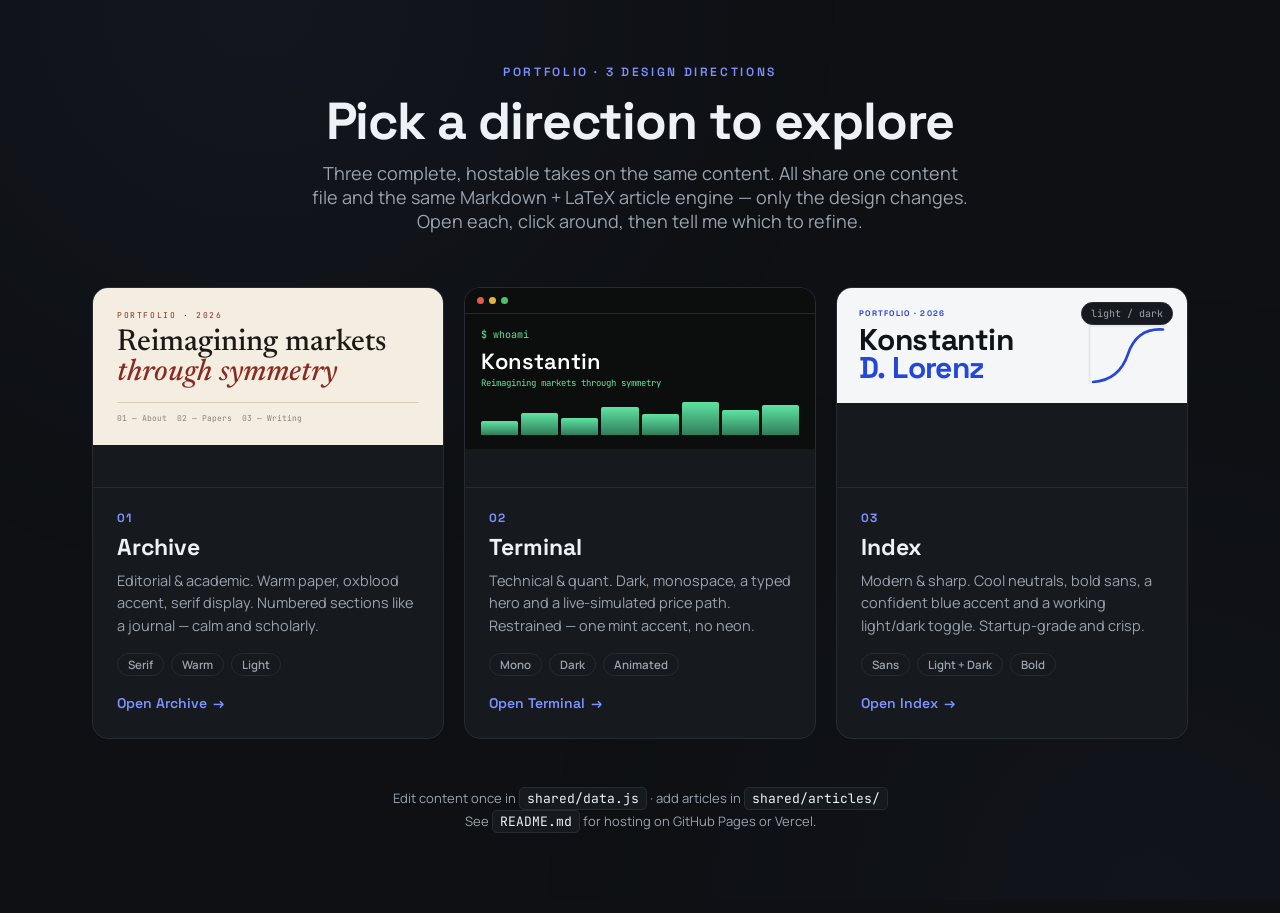
<file: index.html>
<!DOCTYPE html>
<html lang="en">
<head>
  <meta charset="UTF-8">
  <meta name="viewport" content="width=device-width, initial-scale=1.0">
  <title>Portfolio — Choose a direction</title>
  <link rel="preconnect" href="https://fonts.googleapis.com">
  <link rel="preconnect" href="https://fonts.gstatic.com" crossorigin>
  <link href="https://fonts.googleapis.com/css2?family=Space+Grotesk:wght@500;600;700&family=Newsreader:ital,opsz,wght@0,6..72,400;1,6..72,400;0,6..72,500&family=JetBrains+Mono:wght@400;500&family=Manrope:wght@400;500;600;700&display=swap" rel="stylesheet">
  <style>
    :root { --bg:#0e1013; --card:#16191e; --line:#262b32; --text:#eef1f5; --muted:#9aa3ae; --accent:#7d92ff; }
    * { box-sizing: border-box; }
    body { margin:0; background:var(--bg); color:var(--text); font-family:"Manrope",system-ui,sans-serif; -webkit-font-smoothing:antialiased; min-height:100vh; }
    body::before { content:""; position:fixed; inset:0; pointer-events:none; opacity:.5;
      background-image: radial-gradient(circle at 20% 0%, rgba(125,146,255,.10), transparent 45%), radial-gradient(circle at 90% 100%, rgba(125,146,255,.07), transparent 45%); }
    .wrap { position:relative; max-width:1160px; margin:0 auto; padding:64px 32px 80px; }
    header.top { text-align:center; margin-bottom:54px; }
    .kick { font-family:"Space Grotesk",sans-serif; font-size:12px; font-weight:600; letter-spacing:.22em; text-transform:uppercase; color:var(--accent); }
    h1 { font-family:"Space Grotesk",sans-serif; font-size:clamp(32px,5vw,52px); font-weight:700; letter-spacing:-.02em; margin:14px 0 12px; line-height:1.05; }
    header.top p { color:var(--muted); font-size:18px; max-width:60ch; margin:0 auto; }
    .grid { display:grid; grid-template-columns:repeat(3,1fr); gap:20px; }
    @media (max-width:900px){ .grid{ grid-template-columns:1fr; max-width:460px; margin:0 auto; } }
    .card { background:var(--card); border:1px solid var(--line); border-radius:16px; overflow:hidden; text-decoration:none; color:inherit; display:flex; flex-direction:column; transition:transform .2s, border-color .2s, box-shadow .2s; }
    .card:hover { transform:translateY(-4px); border-color:var(--accent); box-shadow:0 24px 50px -24px rgba(0,0,0,.7); }
    .thumb { height:200px; position:relative; overflow:hidden; border-bottom:1px solid var(--line); }
    .meta { padding:22px 24px 26px; }
    .meta .num { font-family:"Space Grotesk",sans-serif; font-size:12px; font-weight:700; letter-spacing:.1em; color:var(--accent); }
    .meta h2 { font-family:"Space Grotesk",sans-serif; font-size:23px; font-weight:700; margin:6px 0 8px; }
    .meta p { color:var(--muted); font-size:14.5px; margin:0 0 16px; line-height:1.55; }
    .tags { display:flex; gap:7px; flex-wrap:wrap; }
    .tags span { font-size:11.5px; font-weight:600; color:var(--muted); border:1px solid var(--line); padding:3px 10px; border-radius:100px; }
    .go { margin-top:18px; font-family:"Space Grotesk",sans-serif; font-size:14px; font-weight:600; color:var(--accent); display:flex; align-items:center; gap:6px; }
    .card:hover .go .arr { transform:translateX(4px); }
    .go .arr { transition:transform .2s; }

    /* ---- thumbnails (CSS-only mini previews) ---- */
    /* 1 Archive */
    .t-archive { background:#f4eee2; padding:22px 24px; font-family:"Newsreader",serif; }
    .t-archive .e { font-family:"JetBrains Mono",monospace; font-size:8px; letter-spacing:.2em; color:#8a2b22; }
    .t-archive .h { color:#1c1916; font-size:30px; line-height:1.0; margin-top:8px; font-weight:500; }
    .t-archive .h em { font-style:italic; color:#8a2b22; }
    .t-archive .r { height:1px; background:#d8cdb8; margin:14px 0 10px; }
    .t-archive .l { font-family:"JetBrains Mono",monospace; font-size:8px; color:#8c8273; }
    /* 2 Terminal */
    .t-term { background:#0b0e0d; padding:0; font-family:"JetBrains Mono",monospace; }
    .t-term .bar { display:flex; gap:5px; align-items:center; padding:9px 12px; border-bottom:1px solid #212a27; }
    .t-term .bar i { width:7px; height:7px; border-radius:50%; }
    .t-term .body { padding:14px 16px; }
    .t-term .p { color:#5fe3a1; font-size:10px; }
    .t-term .nm { font-family:"Space Grotesk",sans-serif; color:#fff; font-size:22px; font-weight:600; margin:6px 0 2px; }
    .t-term .ro { color:#5fe3a1; font-size:9px; }
    .t-term .spark { display:flex; align-items:flex-end; gap:3px; height:34px; margin-top:12px; }
    .t-term .spark b { flex:1; background:linear-gradient(#5fe3a1,#2f7d5b); border-radius:2px 2px 0 0; display:block; }
    /* 3 Index */
    .t-index { background:#f4f6f8; padding:20px 22px; font-family:"Manrope",sans-serif; position:relative; }
    .t-index .e { font-family:"Space Grotesk",sans-serif; font-size:8px; font-weight:700; letter-spacing:.16em; color:#2347d9; text-transform:uppercase; }
    .t-index .h { font-family:"Space Grotesk",sans-serif; color:#0f1419; font-size:30px; font-weight:700; line-height:.95; margin-top:8px; letter-spacing:-.02em; }
    .t-index .h .a { color:#2347d9; }
    .t-index svg { position:absolute; right:14px; bottom:14px; width:90px; height:70px; }
    .t-badge { position:absolute; top:14px; right:14px; background:#16191e; border:1px solid var(--line); color:var(--muted); font-family:"JetBrains Mono",monospace; font-size:10px; padding:4px 9px; border-radius:100px; z-index:2; }
    footer { text-align:center; color:var(--muted); font-size:13px; margin-top:48px; line-height:1.7; }
    footer code { font-family:"JetBrains Mono",monospace; color:var(--text); background:var(--card); padding:2px 7px; border-radius:5px; border:1px solid var(--line); }
  </style>
</head>
<body>
  <div class="wrap">
    <header class="top">
      <div class="kick">Portfolio · 3 design directions</div>
      <h1>Pick a direction to explore</h1>
      <p>Three complete, hostable takes on the same content. All share one content file and the same Markdown + LaTeX article engine — only the design changes. Open each, click around, then tell me which to refine.</p>
    </header>

    <div class="grid">
      <a class="card" href="direction-1-archive/index.html">
        <div class="thumb">
          <div class="t-archive">
            <div class="e">PORTFOLIO · 2026</div>
            <div class="h">Reimagining markets <em>through symmetry</em></div>
            <div class="r"></div>
            <div class="l">01 — About&nbsp;&nbsp;02 — Papers&nbsp;&nbsp;03 — Writing</div>
          </div>
        </div>
        <div class="meta">
          <div class="num">01</div>
          <h2>Archive</h2>
          <p>Editorial &amp; academic. Warm paper, oxblood accent, serif display. Numbered sections like a journal — calm and scholarly.</p>
          <div class="tags"><span>Serif</span><span>Warm</span><span>Light</span></div>
          <div class="go">Open Archive <span class="arr">→</span></div>
        </div>
      </a>

      <a class="card" href="direction-2-terminal/index.html">
        <div class="thumb">
          <div class="t-term">
            <div class="bar"><i style="background:#e05a4f"></i><i style="background:#e0b341"></i><i style="background:#4cc06a"></i></div>
            <div class="body">
              <div class="p">$ whoami</div>
              <div class="nm">Konstantin</div>
              <div class="ro">Reimagining markets through symmetry</div>
              <div class="spark"><b style="height:40%"></b><b style="height:65%"></b><b style="height:50%"></b><b style="height:80%"></b><b style="height:60%"></b><b style="height:95%"></b><b style="height:72%"></b><b style="height:88%"></b></div>
            </div>
          </div>
        </div>
        <div class="meta">
          <div class="num">02</div>
          <h2>Terminal</h2>
          <p>Technical &amp; quant. Dark, monospace, a typed hero and a live-simulated price path. Restrained — one mint accent, no neon.</p>
          <div class="tags"><span>Mono</span><span>Dark</span><span>Animated</span></div>
          <div class="go">Open Terminal <span class="arr">→</span></div>
        </div>
      </a>

      <a class="card" href="direction-3-index/index.html">
        <div class="thumb">
          <span class="t-badge">light / dark</span>
          <div class="t-index">
            <div class="e">PORTFOLIO · 2026</div>
            <div class="h">Konstantin<br><span class="a">D. Lorenz</span></div>
            <svg viewBox="0 0 100 80"><path d="M6 74 V8 H94" fill="none" stroke="#e4e8ec" stroke-width="2"/><path d="M10 72 Q40 70 50 40 T90 12" fill="none" stroke="#2347d9" stroke-width="3" stroke-linecap="round"/></svg>
          </div>
        </div>
        <div class="meta">
          <div class="num">03</div>
          <h2>Index</h2>
          <p>Modern &amp; sharp. Cool neutrals, bold sans, a confident blue accent and a working light/dark toggle. Startup-grade and crisp.</p>
          <div class="tags"><span>Sans</span><span>Light + Dark</span><span>Bold</span></div>
          <div class="go">Open Index <span class="arr">→</span></div>
        </div>
      </a>
    </div>

    <footer>
      Edit content once in <code>shared/data.js</code> · add articles in <code>shared/articles/</code><br>
      See <code>README.md</code> for hosting on GitHub Pages or Vercel.
    </footer>
  </div>
</body>
</html>
</file>
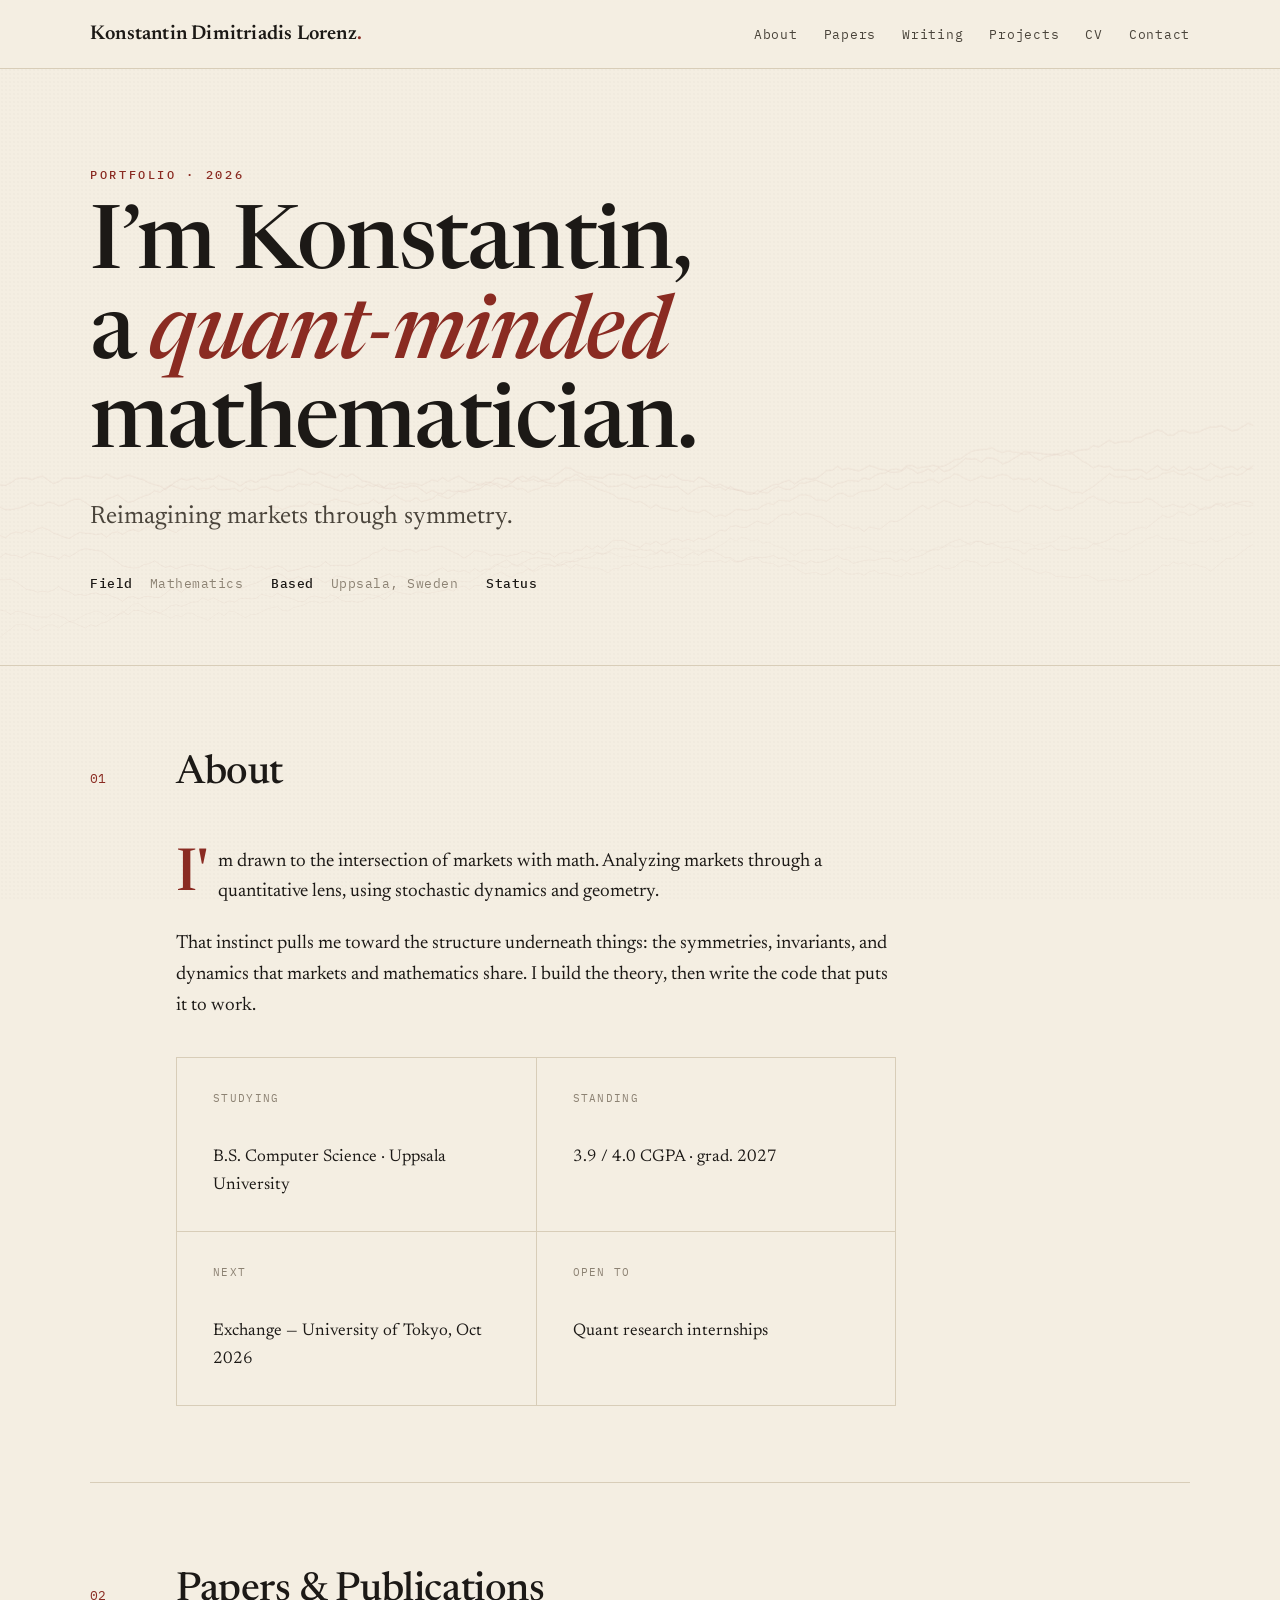
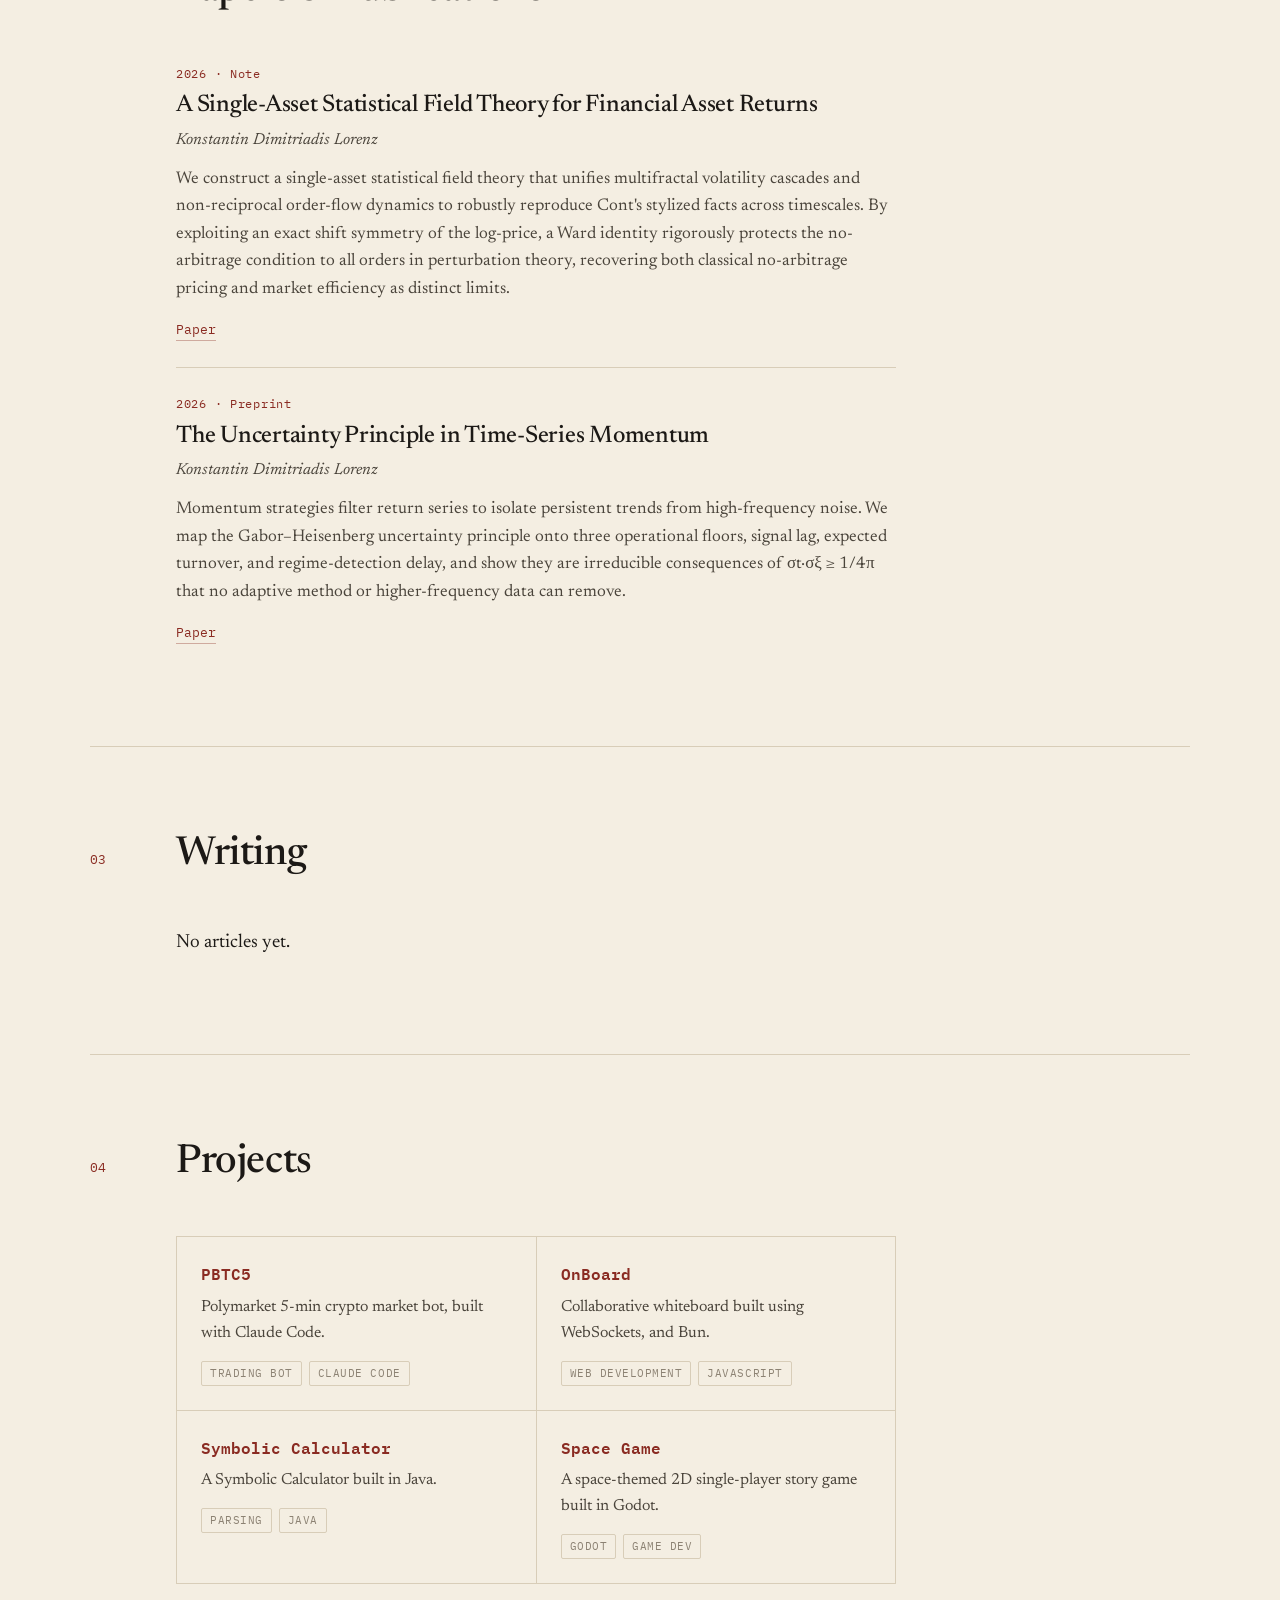
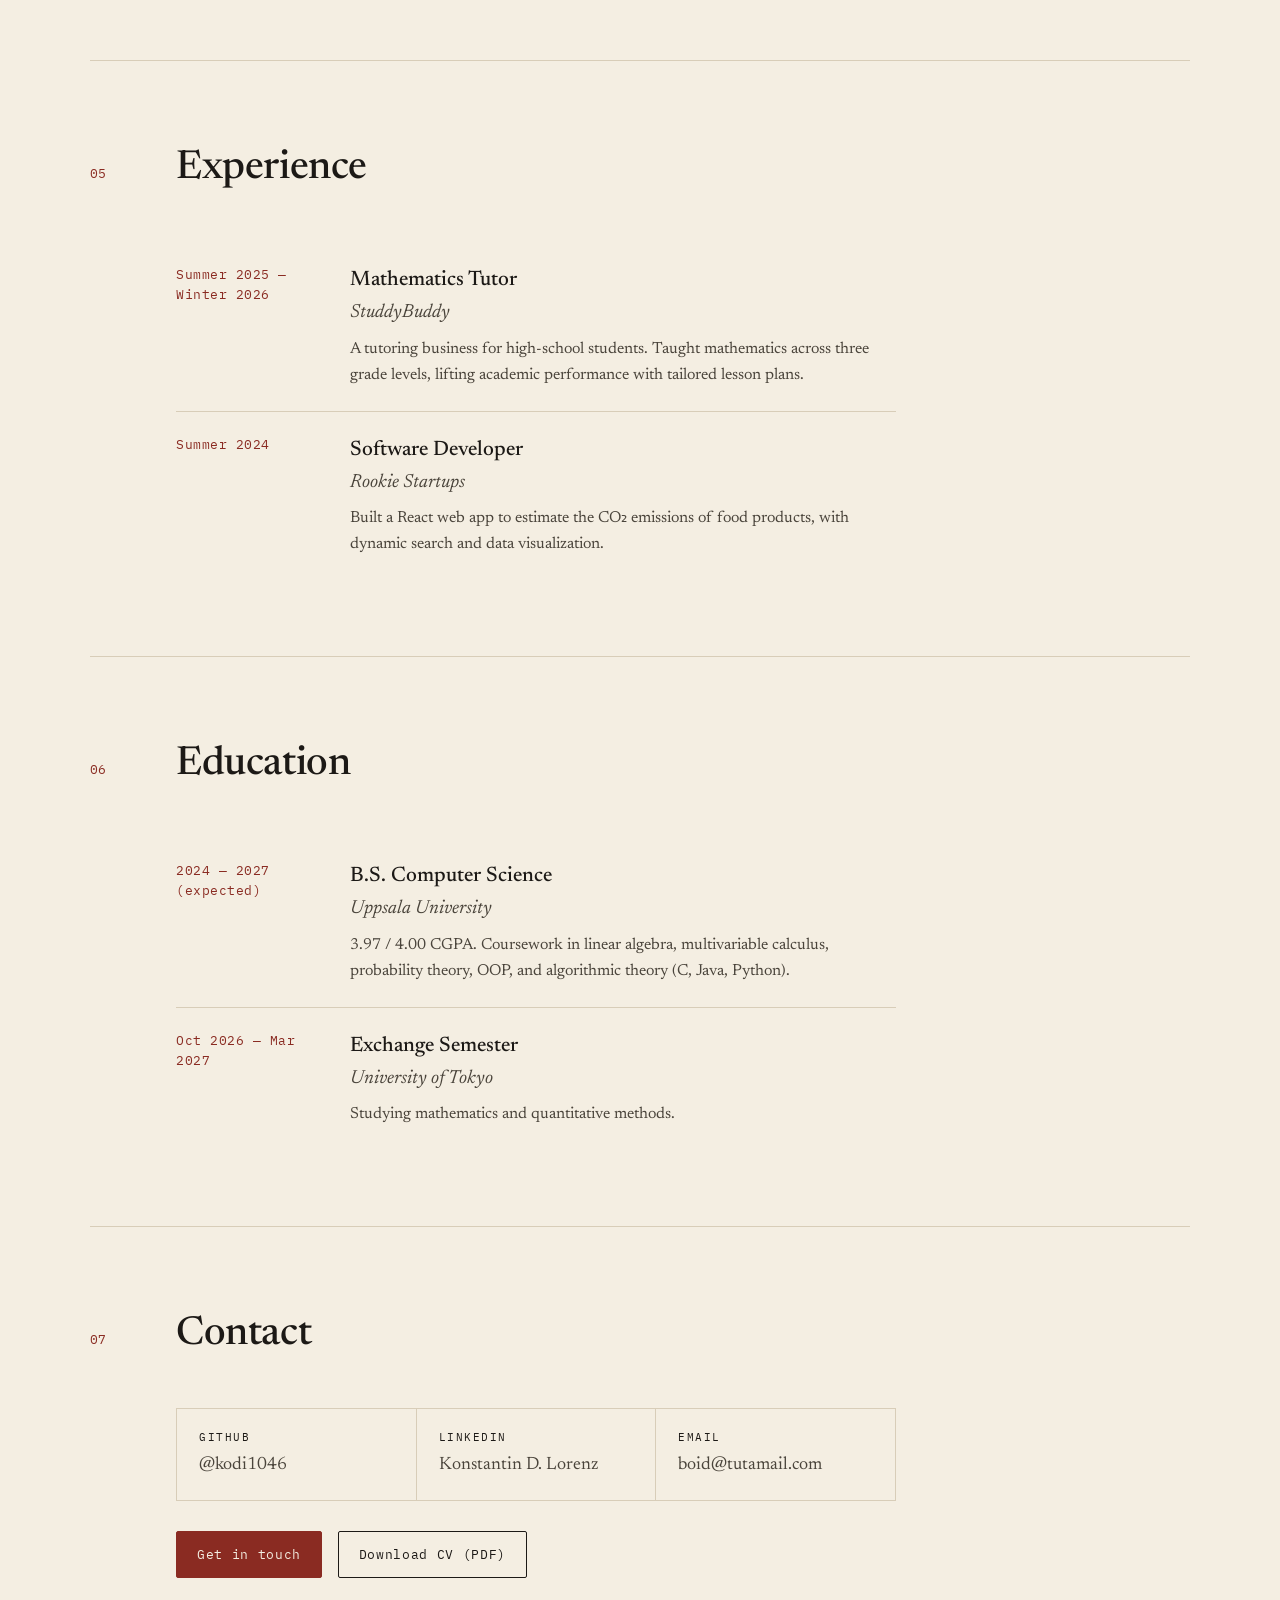
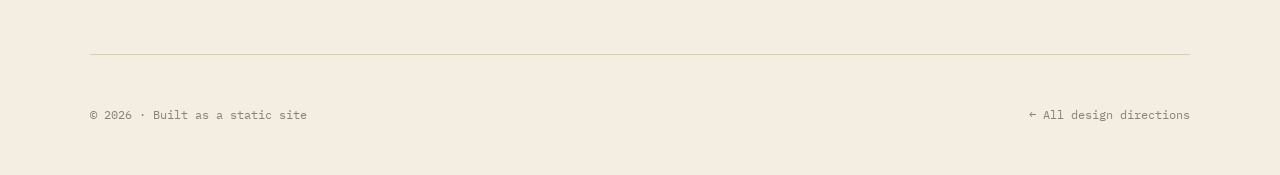
<file: direction-1-archive/index.html>
<!DOCTYPE html>
<html lang="en">
<head>
  <meta charset="UTF-8">
  <meta name="viewport" content="width=device-width, initial-scale=1.0">
  <title>Portfolio — Archive</title>
  <meta name="description" content="Mathematics, computer science & quantitative finance.">
  <link rel="preconnect" href="https://fonts.googleapis.com">
  <link rel="preconnect" href="https://fonts.gstatic.com" crossorigin>
  <link href="https://fonts.googleapis.com/css2?family=Newsreader:ital,opsz,wght@0,6..72,400;0,6..72,500;0,6..72,600;1,6..72,400;1,6..72,500&family=IBM+Plex+Mono:wght@400;500;600&display=swap" rel="stylesheet">
  <link rel="stylesheet" href="theme.css">
</head>
<body>
  <header class="bar">
    <div class="wrap">
      <a class="brand" id="brand" href="index.html">Name.</a>
      <nav class="top">
        <a href="#about">About</a>
        <a href="#papers">Papers</a>
        <a href="#articles">Writing</a>
        <a href="#projects">Projects</a>
        <a href="#cv">CV</a>
        <a class="cv" href="#contact">Contact</a>
      </nav>
    </div>
  </header>

  <main>
    <section class="hero">
      <canvas id="hero-canvas"></canvas>
      <div class="wrap">
        <div class="eyebrow">Portfolio · 2026</div>
        <h1 id="hero-name">Name</h1>
        <p class="lede" id="hero-lede"></p>
        <div class="meta" id="hero-meta"></div>
      </div>
    </section>

    <div class="wrap">
      <section class="block reveal" id="about">
        <div class="sec-head"><div class="sec-num">01</div><h2 class="sec-title">About</h2></div>
        <div class="sec-body" id="about-body"></div>
      </section>

      <section class="block reveal" id="papers">
        <div class="sec-head"><div class="sec-num">02</div><h2 class="sec-title">Papers &amp; Publications</h2></div>
        <div class="sec-body" id="papers-body"></div>
      </section>

      <section class="block reveal" id="articles">
        <div class="sec-head"><div class="sec-num">03</div><h2 class="sec-title">Writing</h2></div>
        <div class="sec-body" id="articles-body"></div>
      </section>

      <section class="block reveal" id="projects">
        <div class="sec-head"><div class="sec-num">04</div><h2 class="sec-title">Projects</h2></div>
        <div class="sec-body" id="projects-body"></div>
      </section>

      <section class="block reveal" id="cv">
        <div class="sec-head"><div class="sec-num">05</div><h2 class="sec-title">Experience</h2></div>
        <div class="sec-body" id="experience-body"></div>
      </section>

      <section class="block reveal" id="education">
        <div class="sec-head"><div class="sec-num">06</div><h2 class="sec-title">Education</h2></div>
        <div class="sec-body" id="education-body"></div>
      </section>

      <section class="block reveal" id="contact">
        <div class="sec-head"><div class="sec-num">07</div><h2 class="sec-title">Contact</h2></div>
        <div class="sec-body" id="contact-body"></div>
      </section>

      <footer>
        <span>© 2026 · Built as a static site</span>
        <span><a href="../index.html">← All design directions</a></span>
      </footer>
    </div>
  </main>

  <script src="../shared/data.js"></script>
  <script src="../shared/reader.js"></script>
  <script src="app.js"></script>
</body>
</html>
</file>
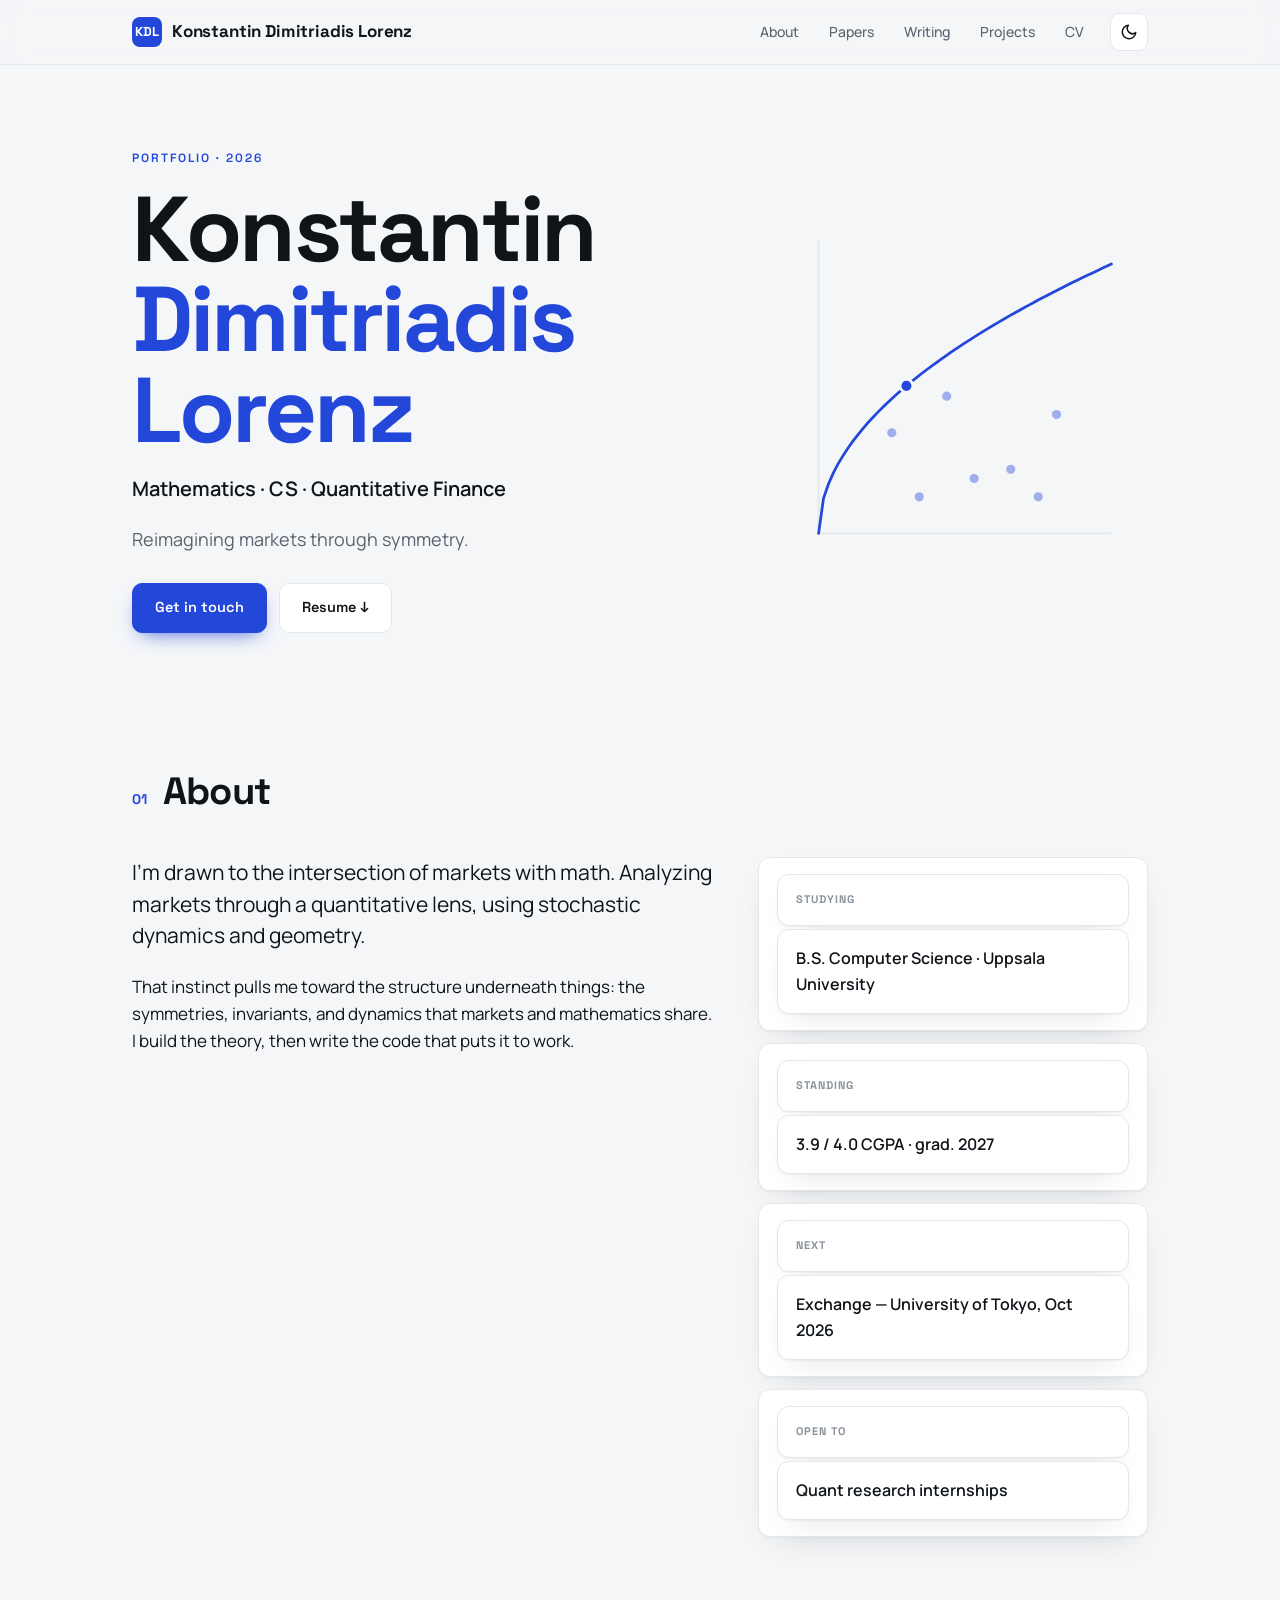
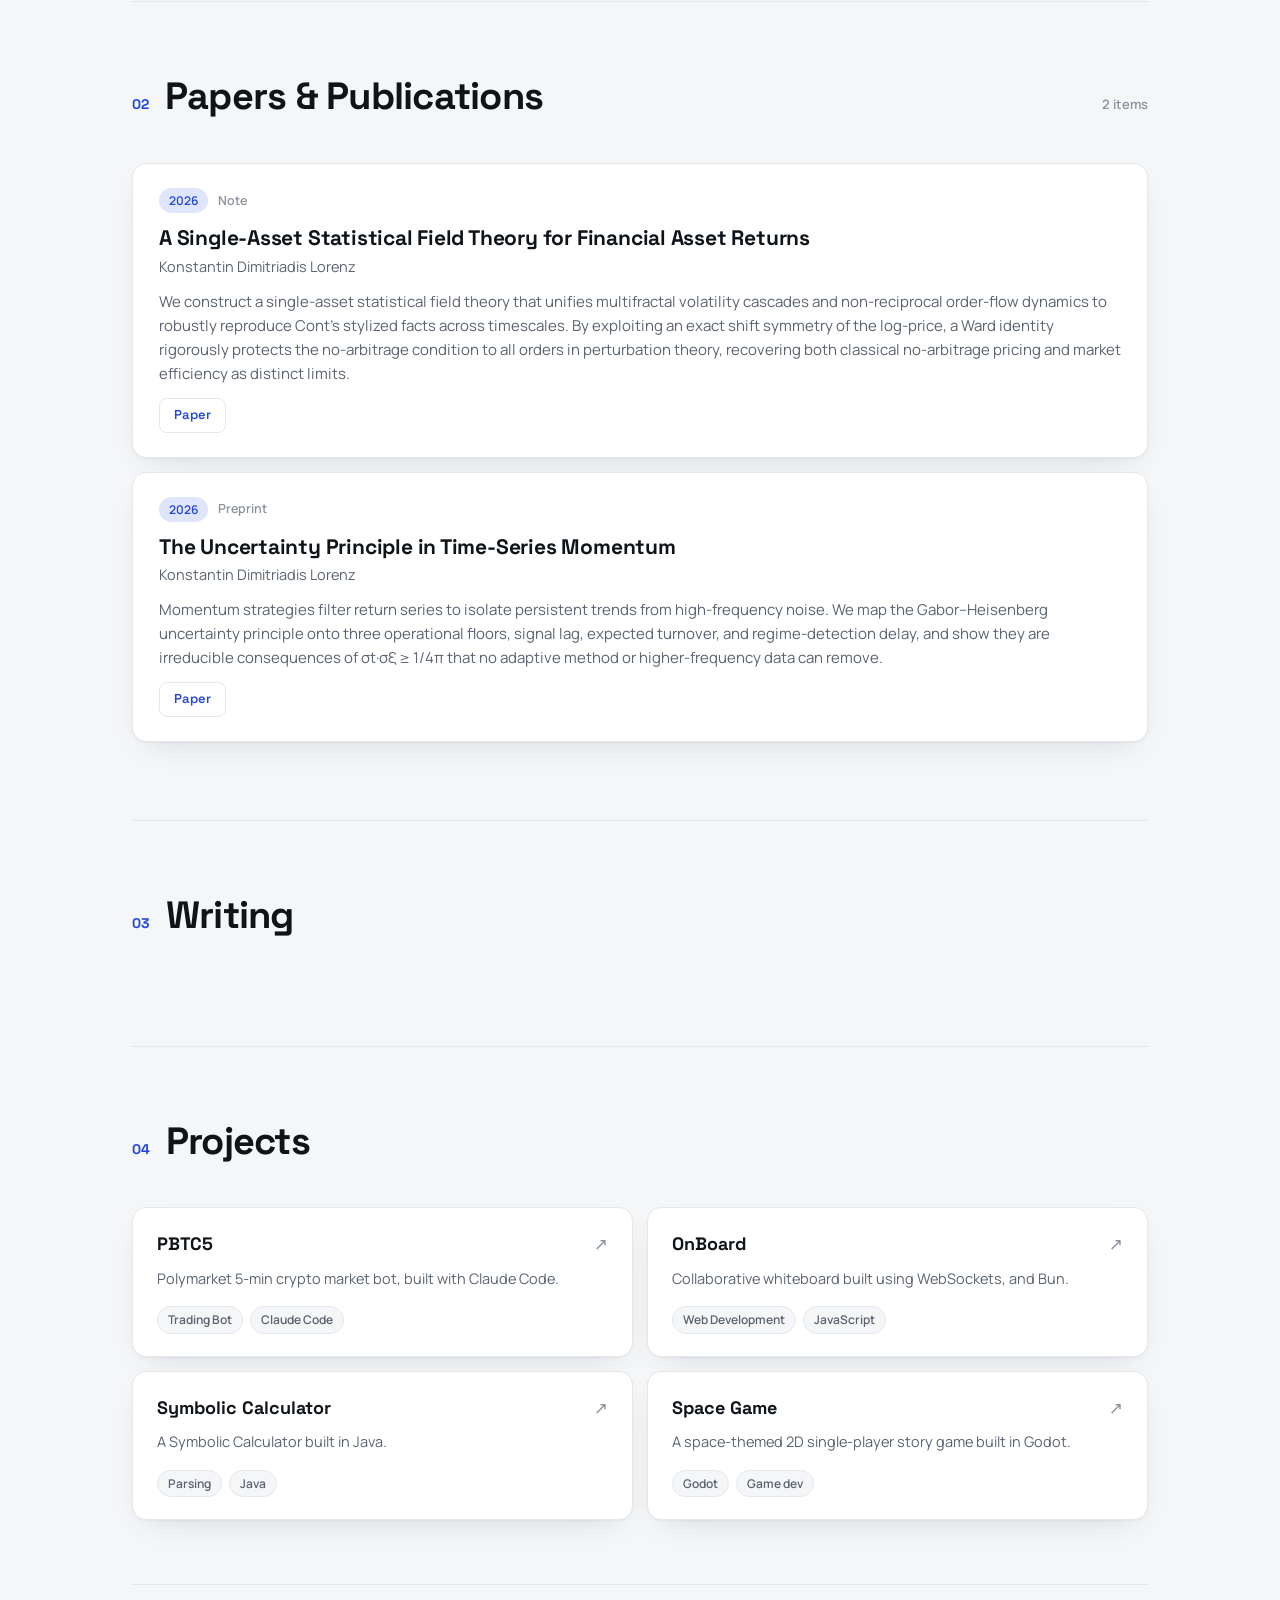
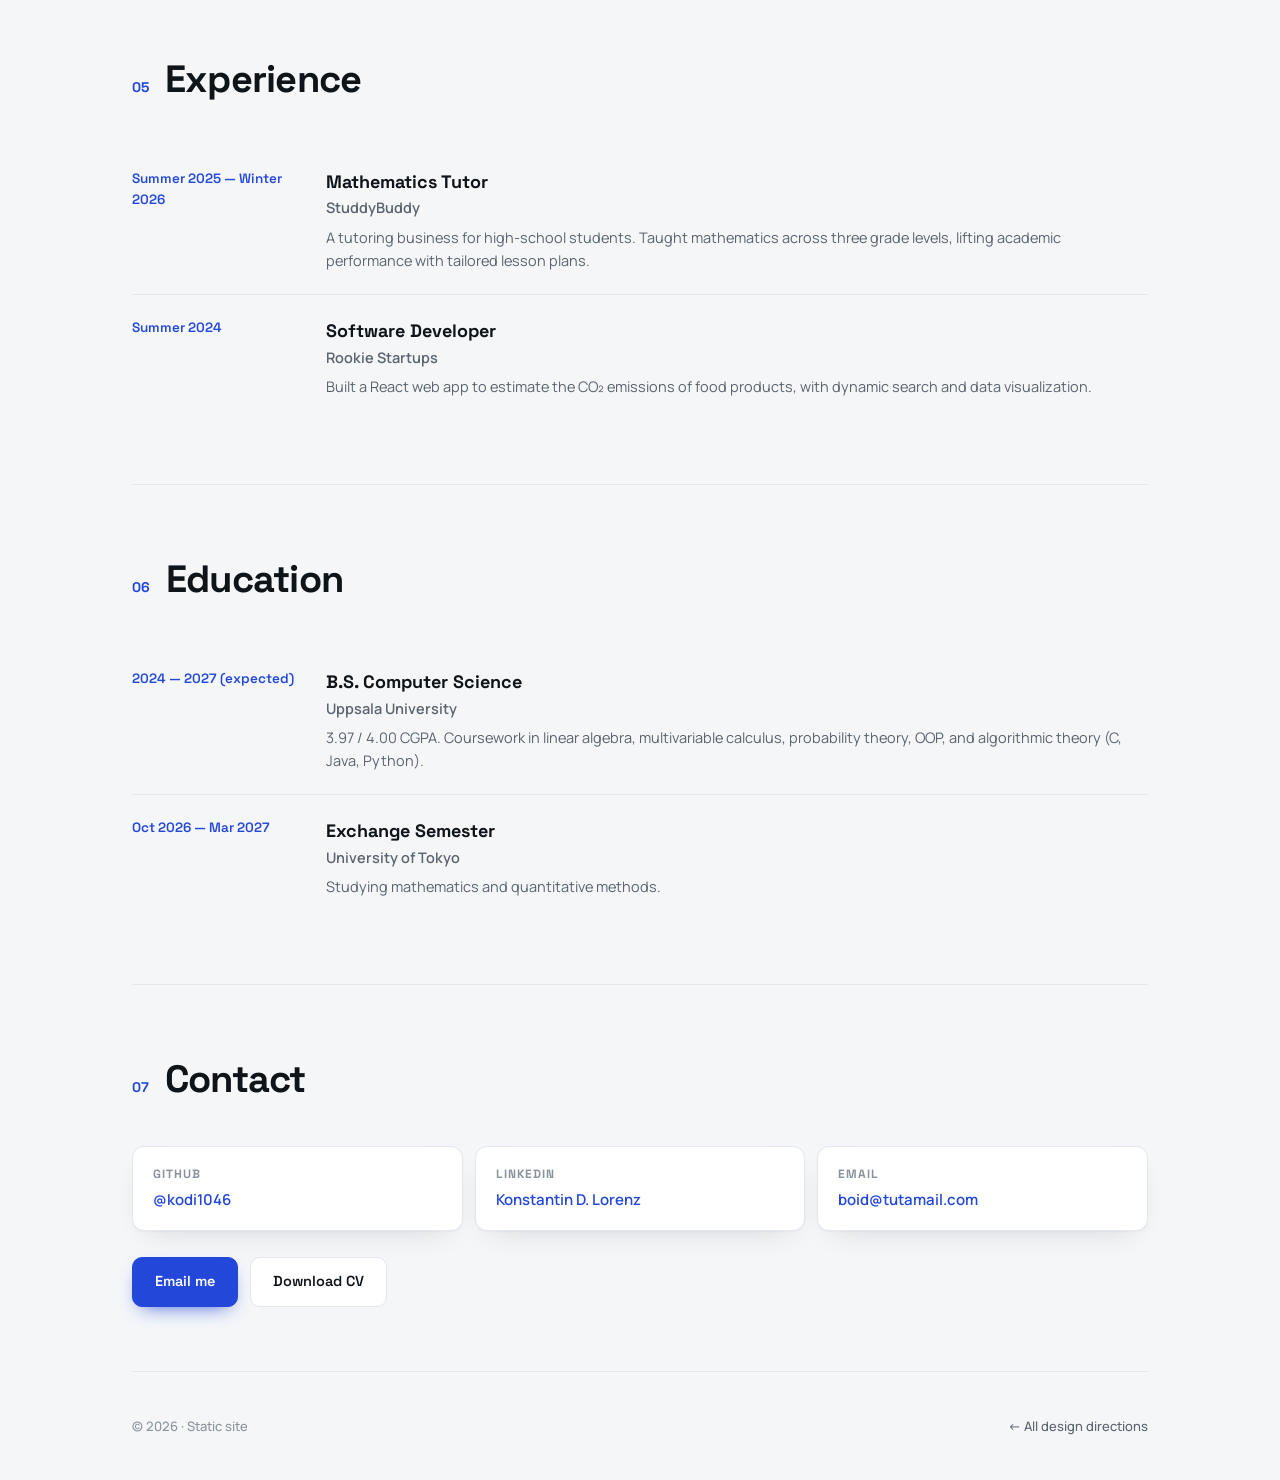
<file: direction-3-index/index.html>
<!DOCTYPE html>
<html lang="en">
<head>
  <meta charset="UTF-8">
  <meta name="viewport" content="width=device-width, initial-scale=1.0">
  <title>Portfolio — Index</title>
  <meta name="description" content="Mathematics, computer science & quantitative finance.">
  <link rel="preconnect" href="https://fonts.googleapis.com">
  <link rel="preconnect" href="https://fonts.gstatic.com" crossorigin>
  <link href="https://fonts.googleapis.com/css2?family=Space+Grotesk:wght@500;600;700&family=Manrope:wght@400;500;600;700;800&display=swap" rel="stylesheet">
  <link rel="stylesheet" href="theme.css">
</head>
<body>
  <header class="bar">
    <div class="wrap">
      <a class="brand" id="brand" href="index.html">Name</a>
      <nav class="top">
        <a href="#about">About</a>
        <a href="#papers">Papers</a>
        <a href="#articles">Writing</a>
        <a href="#projects">Projects</a>
        <a href="#cv">CV</a>
        <button class="theme-toggle" id="theme-toggle" aria-label="Toggle theme"></button>
      </nav>
    </div>
  </header>

  <main>
    <section class="hero">
      <div class="wrap">
        <div class="hero-grid">
          <div>
            <div class="eyebrow">Portfolio · 2026</div>
            <h1 id="hero-name">Name</h1>
            <p class="role" id="hero-role"></p>
            <p class="lede" id="hero-lede"></p>
            <div class="cta" id="hero-cta"></div>
          </div>
          <div class="hero-art">
            <svg id="hero-svg" viewBox="0 0 400 400"></svg>
          </div>
        </div>
      </div>
    </section>

    <div class="wrap">
      <section class="block reveal" id="about">
        <div class="sec-head"><span class="n">01</span><h2>About</h2></div>
        <div id="about-body"></div>
      </section>

      <section class="block reveal" id="papers">
        <div class="sec-head"><span class="n">02</span><h2>Papers &amp; Publications</h2><span class="count" id="papers-count"></span></div>
        <div id="papers-body"></div>
      </section>

      <section class="block reveal" id="articles">
        <div class="sec-head"><span class="n">03</span><h2>Writing</h2></div>
        <div id="articles-body"></div>
      </section>

      <section class="block reveal" id="projects">
        <div class="sec-head"><span class="n">04</span><h2>Projects</h2></div>
        <div id="projects-body"></div>
      </section>

      <section class="block reveal" id="cv">
        <div class="sec-head"><span class="n">05</span><h2>Experience</h2></div>
        <div id="experience-body"></div>
      </section>

      <section class="block reveal" id="education">
        <div class="sec-head"><span class="n">06</span><h2>Education</h2></div>
        <div id="education-body"></div>
      </section>

      <section class="block reveal" id="contact">
        <div class="sec-head"><span class="n">07</span><h2>Contact</h2></div>
        <div id="contact-body"></div>
      </section>

      <footer>
        <span>© 2026 · Static site</span>
        <span><a href="../index.html">← All design directions</a></span>
      </footer>
    </div>
  </main>

  <script src="../shared/data.js"></script>
  <script src="../shared/reader.js"></script>
  <script src="app.js"></script>
</body>
</html>
</file>
<file: direction-1-archive/theme.css>
/* ===========================================================================
   DIRECTION 1 — "ARCHIVE"
   Editorial / academic. Warm paper, ink, oxblood. Newsreader + IBM Plex Mono.
   =========================================================================== */
:root {
  --paper:   #f4eee2;
  --paper-2: #efe7d7;
  --ink:     #1c1916;
  --ink-2:   #4a443b;
  --muted:   #8c8273;
  --line:    #d8cdb8;
  --accent:  #8a2b22;   /* oxblood */
  --accent-soft: #b06a52;
  --maxw: 1180px;
  --col: 720px;
}

* { box-sizing: border-box; }
html { scroll-behavior: smooth; }
body {
  margin: 0;
  background: var(--paper);
  color: var(--ink);
  font-family: "Newsreader", Georgia, serif;
  font-size: 19px;
  line-height: 1.62;
  -webkit-font-smoothing: antialiased;
  font-optical-sizing: auto;
}
/* subtle paper grain */
body::before {
  content: "";
  position: fixed; inset: 0; z-index: 0; pointer-events: none;
  background-image: radial-gradient(rgba(28,25,22,0.025) 1px, transparent 1px);
  background-size: 4px 4px;
  opacity: .6;
}
a { color: inherit; text-decoration: none; }
::selection { background: var(--accent); color: var(--paper); }

.mono { font-family: "IBM Plex Mono", ui-monospace, monospace; }
.eyebrow {
  font-family: "IBM Plex Mono", monospace;
  font-size: 12px; letter-spacing: .22em; text-transform: uppercase;
  color: var(--accent); font-weight: 500;
}

/* ---- shell ---- */
.wrap { position: relative; z-index: 1; max-width: var(--maxw); margin: 0 auto; padding: 0 40px; }

/* ---- top bar ---- */
header.bar {
  position: sticky; top: 0; z-index: 50;
  background: color-mix(in srgb, var(--paper) 88%, transparent);
  backdrop-filter: blur(8px);
  border-bottom: 1px solid var(--line);
}
.bar .wrap { display: flex; align-items: baseline; justify-content: space-between; padding-top: 18px; padding-bottom: 18px; }
.brand { font-size: 20px; font-weight: 600; letter-spacing: .01em; white-space: nowrap; }
.brand .dot { color: var(--accent); }
nav.top { display: flex; gap: 26px; }
nav.top a {
  font-family: "IBM Plex Mono", monospace; font-size: 12.5px; letter-spacing: .06em;
  color: var(--ink-2); padding-bottom: 2px; border-bottom: 1px solid transparent;
  transition: color .2s, border-color .2s;
}
nav.top a:hover { color: var(--accent); border-color: var(--accent); }
@media (max-width: 720px){ nav.top a:not(.cv){ display:none; } }

/* ---- hero ---- */
.hero { position: relative; padding: 96px 0 72px; border-bottom: 1px solid var(--line); overflow: hidden; }
#hero-canvas { position: absolute; inset: 0; width: 100%; height: 100%; opacity: .5; z-index: 0; }
.hero .wrap { position: relative; z-index: 1; }
.hero h1 {
  font-size: clamp(44px, 7vw, 88px); line-height: 1.02; font-weight: 500;
  letter-spacing: -0.02em; margin: 18px 0 0; max-width: 16ch;
}
.hero h1 em { font-style: italic; color: var(--accent); }
.hero .lede { font-size: clamp(20px, 2.2vw, 25px); color: var(--ink-2); max-width: 46ch; margin: 26px 0 0; }
.hero .meta { display: flex; gap: 28px; flex-wrap: wrap; margin-top: 34px; }
.hero .meta span { font-family:"IBM Plex Mono",monospace; font-size: 12.5px; color: var(--muted); letter-spacing:.04em; }
.hero .meta span b { color: var(--ink); font-weight: 500; }

/* ---- sections ---- */
section.block { padding: 76px 0; border-bottom: 1px solid var(--line); }
.sec-head { display: grid; grid-template-columns: 64px 1fr; gap: 22px; align-items: baseline; margin-bottom: 40px; }
.sec-num { font-family:"IBM Plex Mono",monospace; font-size: 13px; color: var(--accent); padding-top: 8px; }
.sec-title { font-size: clamp(28px, 4vw, 40px); font-weight: 500; letter-spacing: -0.01em; margin: 0; }
.sec-body { max-width: var(--col); margin-left: 86px; }
@media (max-width: 720px){ .sec-body{ margin-left: 0; } .sec-head{ grid-template-columns: 1fr; gap: 6px; } }

/* about */
.about p { margin: 0 0 1.1em; }
.about p:first-child::first-letter { font-size: 3.1em; line-height: .8; float: left; padding: 6px 10px 0 0; color: var(--accent); font-weight: 500; }
.facts { display: grid; grid-template-columns: repeat(2,1fr); gap: 1px; margin-top: 36px; background: var(--line); border: 1px solid var(--line); }
.facts div { background: var(--paper); padding: 16px 18px; }
.facts .k { font-family:"IBM Plex Mono",monospace; font-size: 11px; letter-spacing:.12em; text-transform:uppercase; color: var(--muted); }
.facts .v { font-size: 17px; margin-top: 4px; }

/* papers */
.paper { padding: 26px 0; border-top: 1px solid var(--line); display: grid; grid-template-columns: 1fr; gap: 8px; }
.paper:first-child { border-top: none; padding-top: 0; }
.paper .yr { font-family:"IBM Plex Mono",monospace; font-size: 12px; color: var(--accent); letter-spacing:.06em; }
.paper h3 { font-size: 24px; font-weight: 500; margin: 0; line-height: 1.18; letter-spacing: -0.01em; }
.paper .authors { color: var(--ink-2); font-size: 16px; font-style: italic; }
.paper .venue { font-family:"IBM Plex Mono",monospace; font-size: 12px; color: var(--muted); }
.paper .abs { color: var(--ink-2); font-size: 17px; margin: 4px 0 2px; }
.paper .lnks { display: flex; gap: 16px; margin-top: 6px; }
.paper .lnks a { font-family:"IBM Plex Mono",monospace; font-size: 12.5px; color: var(--accent); border-bottom: 1px solid color-mix(in srgb,var(--accent) 35%,transparent); padding-bottom:1px; transition:.2s; }
.paper .lnks a:hover { background: var(--accent); color: var(--paper); border-color: var(--accent); }

/* projects */
.projects { display: grid; grid-template-columns: repeat(2,1fr); gap: 1px; background: var(--line); border:1px solid var(--line); }
.proj { background: var(--paper); padding: 24px; transition: background .2s; }
.proj:hover { background: var(--paper-2); }
.proj h3 { font-family:"IBM Plex Mono",monospace; font-size: 16px; font-weight: 600; margin: 0 0 8px; color: var(--accent); }
.proj p { font-size: 16px; color: var(--ink-2); margin: 0 0 14px; }
.proj .tags { display: flex; gap: 7px; flex-wrap: wrap; }
.proj .tags span { font-family:"IBM Plex Mono",monospace; font-size: 10.5px; letter-spacing:.05em; text-transform:uppercase; color: var(--muted); border:1px solid var(--line); padding: 3px 8px; border-radius: 2px; }
@media (max-width: 640px){ .projects, .facts { grid-template-columns: 1fr; } }

/* articles */
.articles-list { display: grid; gap: 1px; background: var(--line); border:1px solid var(--line); }
.art-item { background: var(--paper); padding: 22px 24px; display: grid; grid-template-columns: 1fr auto; gap: 6px 24px; align-items: baseline; transition: background .2s; }
.art-item:hover { background: var(--paper-2); }
.art-item h3 { grid-column: 1; font-size: 22px; font-weight: 500; margin: 0; }
.art-item .date { grid-column: 2; grid-row: 1; font-family:"IBM Plex Mono",monospace; font-size: 12px; color: var(--muted); white-space: nowrap; }
.art-item p { grid-column: 1 / -1; font-size: 16px; color: var(--ink-2); margin: 2px 0 8px; }
.art-item .tags { grid-column: 1 / -1; display:flex; gap:7px; flex-wrap:wrap; }
.art-item .tags span { font-family:"IBM Plex Mono",monospace; font-size: 10.5px; letter-spacing:.05em; text-transform:uppercase; color: var(--accent); }

/* timeline (experience + education) */
.timeline { position: relative; }
.tl { display: grid; grid-template-columns: 150px 1fr; gap: 24px; padding: 22px 0; border-top: 1px solid var(--line); }
.tl:first-child { border-top: none; }
.tl .period { font-family:"IBM Plex Mono",monospace; font-size: 12.5px; color: var(--accent); letter-spacing:.04em; }
.tl h3 { font-size: 21px; font-weight: 500; margin: 0; }
.tl .org { color: var(--ink-2); font-style: italic; }
.tl .det { color: var(--ink-2); font-size: 16px; margin: 8px 0 0; }
@media (max-width: 640px){ .tl{ grid-template-columns: 1fr; gap: 6px; } }

/* contact */
.contact-grid { display: grid; grid-template-columns: repeat(auto-fit,minmax(220px,1fr)); gap: 1px; background: var(--line); border:1px solid var(--line); margin-top: 6px; }
.contact-grid a { background: var(--paper); padding: 20px 22px; transition: background .2s; display:block; }
.contact-grid a:hover { background: var(--accent); color: var(--paper); }
.contact-grid a:hover .ch { color: color-mix(in srgb,var(--paper) 80%, transparent); }
.contact-grid .cl { font-family:"IBM Plex Mono",monospace; font-size: 11px; letter-spacing:.14em; text-transform:uppercase; }
.contact-grid .ch { font-size: 18px; margin-top: 4px; color: var(--ink-2); }
.cta-row { display:flex; gap:16px; flex-wrap:wrap; align-items:center; margin-top: 30px; }
.btn { font-family:"IBM Plex Mono",monospace; font-size:13px; letter-spacing:.05em; padding: 12px 20px; border:1px solid var(--ink); border-radius: 2px; transition:.2s; }
.btn:hover { background: var(--ink); color: var(--paper); }
.btn.solid { background: var(--accent); border-color: var(--accent); color: var(--paper); }
.btn.solid:hover { background: var(--ink); border-color: var(--ink); }

footer { padding: 50px 0; color: var(--muted); font-family:"IBM Plex Mono",monospace; font-size: 12px; display:flex; justify-content: space-between; flex-wrap:wrap; gap: 10px; }

/* reveal on scroll */
.reveal { opacity: 0; transform: translateY(18px); transition: opacity .7s ease, transform .7s ease; }
.reveal.in { opacity: 1; transform: none; }
@media (prefers-reduced-motion: reduce){ .reveal{ opacity:1; transform:none; } #hero-canvas{ display:none; } }

/* ===== article reader ===== */
.reader { max-width: 760px; margin: 0 auto; padding: 60px 40px 100px; }
.reader .back { font-family:"IBM Plex Mono",monospace; font-size: 12.5px; color: var(--accent); }
#article-title { font-size: clamp(34px,5vw,52px); font-weight: 500; line-height: 1.08; letter-spacing:-0.02em; margin: 26px 0 10px; }
#article-meta { font-family:"IBM Plex Mono",monospace; font-size: 13px; color: var(--muted); }
#article-tags { display:flex; gap:10px; margin: 14px 0 30px; }
#article-tags .tag { font-family:"IBM Plex Mono",monospace; font-size:11px; letter-spacing:.08em; text-transform:uppercase; color: var(--accent); border:1px solid var(--line); padding:3px 9px; border-radius:2px; }
#article-body { font-size: 20px; line-height: 1.7; }
#article-body h2 { font-size: 30px; font-weight: 500; margin: 1.6em 0 .5em; letter-spacing:-0.01em; }
#article-body h3 { font-size: 23px; font-weight: 600; margin: 1.4em 0 .4em; }
#article-body p { margin: 0 0 1.1em; }
#article-body a { color: var(--accent); border-bottom: 1px solid color-mix(in srgb,var(--accent) 40%,transparent); }
#article-body blockquote { border-left: 3px solid var(--accent); margin: 1.4em 0; padding: 4px 0 4px 22px; color: var(--ink-2); font-style: italic; }
#article-body code { font-family:"IBM Plex Mono",monospace; font-size: .82em; background: var(--paper-2); padding: 2px 6px; border-radius: 3px; }
#article-body pre { background: #201d18; color: #e9e1cf; padding: 22px; border-radius: 6px; overflow-x: auto; font-size: 14.5px; line-height: 1.55; }
#article-body pre code { background: none; padding: 0; font-size: inherit; color: inherit; }
#article-body table { width: 100%; border-collapse: collapse; margin: 1.4em 0; font-size: 17px; }
#article-body th, #article-body td { border: 1px solid var(--line); padding: 10px 14px; text-align: left; }
#article-body th { font-family:"IBM Plex Mono",monospace; font-size: 12px; letter-spacing:.06em; text-transform:uppercase; color: var(--muted); }
#article-body .katex-display { overflow-x: auto; overflow-y: hidden; padding: 6px 0; }
.article-error { color: var(--accent); }
</file>
<file: direction-3-index/theme.css>
/* ===========================================================================
   DIRECTION 3 — "INDEX"
   Modern / sharp. Cool neutrals + one confident accent. Light + dark.
   Space Grotesk (display) + Manrope (body).
   =========================================================================== */
:root {
  --bg:      #f4f6f8;
  --surface: #ffffff;
  --raised:  #ffffff;
  --text:    #0f1419;
  --muted:   #5a636e;
  --faint:   #8a929c;
  --line:    #e4e8ec;
  --accent:  #2347d9;
  --accent-2:#dfe5fb;
  --shadow:  0 1px 2px rgba(15,20,25,.04), 0 12px 32px -16px rgba(15,20,25,.16);
}
html[data-theme="dark"] {
  --bg:      #0c0e11;
  --surface: #14181d;
  --raised:  #181d23;
  --text:    #eef2f6;
  --muted:   #9aa3ae;
  --faint:   #6b7480;
  --line:    #232a31;
  --accent:  #7d92ff;
  --accent-2:#1c2740;
  --shadow:  0 1px 2px rgba(0,0,0,.3), 0 18px 40px -20px rgba(0,0,0,.6);
}
* { box-sizing: border-box; }
html { scroll-behavior: smooth; }
body {
  margin: 0; background: var(--bg); color: var(--text);
  font-family: "Manrope", system-ui, sans-serif;
  font-size: 17px; line-height: 1.6;
  -webkit-font-smoothing: antialiased;
  transition: background .3s, color .3s;
}
a { color: inherit; text-decoration: none; }
::selection { background: var(--accent); color: #fff; }
.display { font-family: "Space Grotesk", sans-serif; }
.wrap { max-width: 1080px; margin: 0 auto; padding: 0 32px; }
.eyebrow { font-family:"Space Grotesk",sans-serif; font-size: 12px; font-weight: 600; letter-spacing: .16em; text-transform: uppercase; color: var(--accent); }

/* ---- top bar ---- */
header.bar { position: sticky; top: 0; z-index: 50; background: color-mix(in srgb, var(--bg) 82%, transparent); backdrop-filter: blur(12px); border-bottom: 1px solid var(--line); }
.bar .wrap { display: flex; align-items: center; justify-content: space-between; height: 64px; }
.brand { font-family:"Space Grotesk",sans-serif; font-size: 17px; font-weight: 700; letter-spacing: -.01em; white-space: nowrap; display: flex; align-items: center; gap: 10px; }
.brand .badge { width: 30px; height: 30px; border-radius: 8px; background: var(--accent); color:#fff; display: grid; place-items: center; font-size: 13px; font-weight: 700; }
nav.top { display: flex; align-items: center; gap: 6px; }
nav.top a { font-size: 14px; font-weight: 500; color: var(--muted); padding: 8px 12px; border-radius: 8px; transition: .15s; }
nav.top a:hover { color: var(--text); background: var(--accent-2); }
.theme-toggle { margin-left: 8px; width: 38px; height: 38px; border-radius: 9px; border: 1px solid var(--line); background: var(--surface); color: var(--text); display: grid; place-items: center; cursor: pointer; transition: .2s; }
.theme-toggle:hover { border-color: var(--accent); color: var(--accent); }
.theme-toggle svg { width: 18px; height: 18px; }
@media (max-width: 780px){ nav.top a:not(.keep){ display:none; } }

/* ---- hero ---- */
.hero { padding: 84px 0 64px; }
.hero-grid { display: grid; grid-template-columns: 1.25fr .75fr; gap: 40px; align-items: center; }
@media (max-width: 860px){ .hero-grid{ grid-template-columns: 1fr; } .hero-art{ order:-1; max-width: 360px; } }
.hero h1 { font-family:"Space Grotesk",sans-serif; font-size: clamp(46px, 8vw, 92px); font-weight: 700; line-height: .98; letter-spacing: -0.03em; margin: 16px 0 0; }
.hero h1 .accent { color: var(--accent); }
.hero .role { font-size: clamp(17px,2vw,20px); font-weight: 600; color: var(--text); margin-top: 18px; }
.hero .lede { font-size: 18px; color: var(--muted); max-width: 46ch; margin: 14px 0 0; }
.hero .cta { display: flex; gap: 12px; flex-wrap: wrap; margin-top: 30px; }
.hero-art { position: relative; aspect-ratio: 1; }
#hero-svg { width: 100%; height: 100%; overflow: visible; }

/* buttons */
.btn { font-family:"Space Grotesk",sans-serif; font-size: 14.5px; font-weight: 600; padding: 12px 22px; border-radius: 10px; border: 1px solid var(--line); background: var(--surface); transition: .18s; display: inline-flex; align-items: center; gap: 8px; white-space: nowrap; }
.btn:hover { border-color: var(--accent); transform: translateY(-1px); }
.btn.solid { background: var(--accent); border-color: var(--accent); color: #fff; box-shadow: 0 8px 20px -10px var(--accent); }
.btn.solid:hover { filter: brightness(1.06); }

/* ---- sections ---- */
section.block { padding: 64px 0; }
section.block + section.block { border-top: 1px solid var(--line); }
.sec-head { display: flex; align-items: baseline; gap: 16px; margin-bottom: 36px; }
.sec-head .n { font-family:"Space Grotesk",sans-serif; font-size: 14px; font-weight: 700; color: var(--accent); }
.sec-head h2 { font-family:"Space Grotesk",sans-serif; font-size: clamp(26px,4vw,38px); font-weight: 700; letter-spacing: -0.02em; margin: 0; }
.sec-head .count { margin-left: auto; font-size: 13px; color: var(--faint); font-weight: 600; }

/* about */
.about-grid { display: grid; grid-template-columns: 1.5fr 1fr; gap: 40px; }
@media (max-width: 760px){ .about-grid{ grid-template-columns: 1fr; } }
.about p { margin: 0 0 1em; color: var(--text); }
.about p:first-child { font-size: 21px; line-height: 1.5; color: var(--text); }
.facts { display: grid; gap: 12px; align-self: start; }
.facts div { background: var(--surface); border: 1px solid var(--line); border-radius: 12px; padding: 16px 18px; box-shadow: var(--shadow); }
.facts .k { font-family:"Space Grotesk",sans-serif; font-size: 11px; font-weight: 700; letter-spacing: .1em; text-transform: uppercase; color: var(--faint); }
.facts .v { font-size: 16px; font-weight: 600; margin-top: 3px; }

/* papers */
.paper { background: var(--surface); border: 1px solid var(--line); border-radius: 14px; padding: 24px 26px; margin-bottom: 14px; box-shadow: var(--shadow); transition: transform .2s, border-color .2s; }
.paper:hover { transform: translateY(-2px); border-color: var(--accent); }
.paper .top { display: flex; gap: 10px; align-items: center; font-size: 12.5px; color: var(--faint); font-weight: 600; }
.paper .pill { background: var(--accent-2); color: var(--accent); padding: 3px 10px; border-radius: 100px; font-size: 12px; }
.paper h3 { font-family:"Space Grotesk",sans-serif; font-size: 21px; font-weight: 700; letter-spacing: -.01em; margin: 12px 0 4px; line-height: 1.2; }
.paper .authors { color: var(--muted); font-size: 14.5px; }
.paper .abs { color: var(--muted); font-size: 15px; margin: 12px 0; }
.paper .lnks { display: flex; gap: 10px; flex-wrap: wrap; }
.paper .lnks a { font-family:"Space Grotesk",sans-serif; font-size: 13px; font-weight: 600; color: var(--accent); padding: 6px 14px; border: 1px solid var(--line); border-radius: 8px; transition: .15s; }
.paper .lnks a:hover { background: var(--accent); color: #fff; border-color: var(--accent); }

/* projects */
.projects { display: grid; grid-template-columns: repeat(2,1fr); gap: 14px; }
@media (max-width: 640px){ .projects{ grid-template-columns: 1fr; } }
.proj { background: var(--surface); border: 1px solid var(--line); border-radius: 14px; padding: 22px 24px; box-shadow: var(--shadow); transition: .2s; display: block; }
.proj:hover { transform: translateY(-3px); border-color: var(--accent); }
.proj .arrow { float: right; color: var(--faint); transition: .2s; }
.proj:hover .arrow { color: var(--accent); transform: translate(2px,-2px); }
.proj h3 { font-family:"Space Grotesk",sans-serif; font-size: 18px; font-weight: 700; margin: 0 0 8px; }
.proj p { color: var(--muted); font-size: 14.5px; margin: 0 0 16px; }
.proj .tags { display: flex; gap: 7px; flex-wrap: wrap; }
.proj .tags span { font-size: 12px; font-weight: 600; color: var(--muted); background: var(--bg); border: 1px solid var(--line); padding: 3px 10px; border-radius: 100px; }

/* articles */
.articles-list { display: grid; gap: 12px; }
.art-item { background: var(--surface); border: 1px solid var(--line); border-radius: 14px; padding: 22px 26px; box-shadow: var(--shadow); transition: .2s; display: grid; grid-template-columns: 1fr auto; gap: 6px 20px; }
.art-item:hover { transform: translateY(-2px); border-color: var(--accent); }
.art-item h3 { font-family:"Space Grotesk",sans-serif; font-size: 20px; font-weight: 700; margin: 0; letter-spacing: -.01em; }
.art-item .date { font-size: 13px; font-weight: 600; color: var(--faint); white-space: nowrap; }
.art-item p { grid-column: 1/-1; color: var(--muted); font-size: 15px; margin: 2px 0 8px; }
.art-item .tags { grid-column: 1/-1; display: flex; gap: 8px; }
.art-item .tags span { font-size: 12px; font-weight: 600; color: var(--accent); background: var(--accent-2); padding: 3px 10px; border-radius: 100px; }

/* timeline */
.timeline { display: grid; gap: 0; }
.tl { display: grid; grid-template-columns: 170px 1fr; gap: 24px; padding: 22px 0; position: relative; }
.tl + .tl { border-top: 1px solid var(--line); }
.tl .period { font-family:"Space Grotesk",sans-serif; font-size: 13.5px; font-weight: 600; color: var(--accent); }
.tl h3 { font-family:"Space Grotesk",sans-serif; font-size: 18px; font-weight: 700; margin: 0; }
.tl .org { color: var(--muted); font-size: 14.5px; font-weight: 600; }
.tl .det { color: var(--muted); font-size: 14.5px; margin: 6px 0 0; }
@media (max-width: 640px){ .tl{ grid-template-columns: 1fr; gap: 4px; } }

/* contact */
.contact-grid { display: grid; grid-template-columns: repeat(auto-fit,minmax(200px,1fr)); gap: 12px; }
.contact-grid a { background: var(--surface); border: 1px solid var(--line); border-radius: 12px; padding: 18px 20px; box-shadow: var(--shadow); transition: .2s; }
.contact-grid a:hover { transform: translateY(-2px); border-color: var(--accent); }
.contact-grid .cl { font-family:"Space Grotesk",sans-serif; font-size: 12px; font-weight: 700; letter-spacing: .08em; text-transform: uppercase; color: var(--faint); }
.contact-grid .ch { font-size: 15px; font-weight: 600; color: var(--accent); margin-top: 4px; }
.cta-row { display: flex; gap: 12px; flex-wrap: wrap; margin-top: 26px; }

footer { padding: 44px 0; border-top: 1px solid var(--line); display: flex; justify-content: space-between; flex-wrap: wrap; gap: 10px; color: var(--faint); font-size: 13px; font-weight: 500; }
footer a { color: var(--muted); }
footer a:hover { color: var(--accent); }

.reveal { opacity: 0; transform: translateY(18px); transition: opacity .6s, transform .6s; }
.reveal.in { opacity: 1; transform: none; }
@media (prefers-reduced-motion: reduce){ .reveal{opacity:1;transform:none;} }

/* ===== reader ===== */
.reader { max-width: 720px; margin: 0 auto; padding: 56px 32px 100px; }
.reader .back { font-family:"Space Grotesk",sans-serif; font-size: 14px; font-weight: 600; color: var(--accent); }
#article-title { font-family:"Space Grotesk",sans-serif; font-size: clamp(32px,5vw,50px); font-weight: 700; line-height: 1.08; letter-spacing: -0.02em; margin: 24px 0 10px; }
#article-meta { font-size: 14px; font-weight: 600; color: var(--faint); }
#article-tags { display: flex; gap: 8px; margin: 14px 0 32px; }
#article-tags .tag { font-size: 12px; font-weight: 600; color: var(--accent); background: var(--accent-2); padding: 4px 12px; border-radius: 100px; }
#article-body { font-size: 18px; line-height: 1.72; color: var(--text); }
#article-body h2 { font-family:"Space Grotesk",sans-serif; font-size: 27px; font-weight: 700; margin: 1.7em 0 .5em; letter-spacing: -.01em; }
#article-body h3 { font-family:"Space Grotesk",sans-serif; font-size: 21px; font-weight: 700; margin: 1.4em 0 .4em; }
#article-body p { margin: 0 0 1.1em; }
#article-body a { color: var(--accent); text-decoration: underline; text-underline-offset: 3px; }
#article-body blockquote { border-left: 3px solid var(--accent); margin: 1.5em 0; padding: 6px 0 6px 22px; color: var(--muted); font-style: italic; }
#article-body code { font-family: ui-monospace, monospace; font-size: .85em; background: var(--accent-2); color: var(--accent); padding: 2px 7px; border-radius: 6px; }
#article-body pre { background: #14181d; color: #e7ecf2; padding: 22px; border-radius: 12px; overflow-x: auto; font-size: 14px; line-height: 1.6; }
#article-body pre code { background: none; color: inherit; padding: 0; }
#article-body table { width: 100%; border-collapse: collapse; margin: 1.5em 0; font-size: 16px; }
#article-body th, #article-body td { border: 1px solid var(--line); padding: 10px 14px; text-align: left; }
#article-body th { font-family:"Space Grotesk",sans-serif; font-size: 13px; text-transform: uppercase; letter-spacing: .05em; color: var(--faint); }
#article-body .katex-display { overflow-x: auto; overflow-y: hidden; padding: 6px 0; }
.article-error { color: var(--accent); }
</file>
